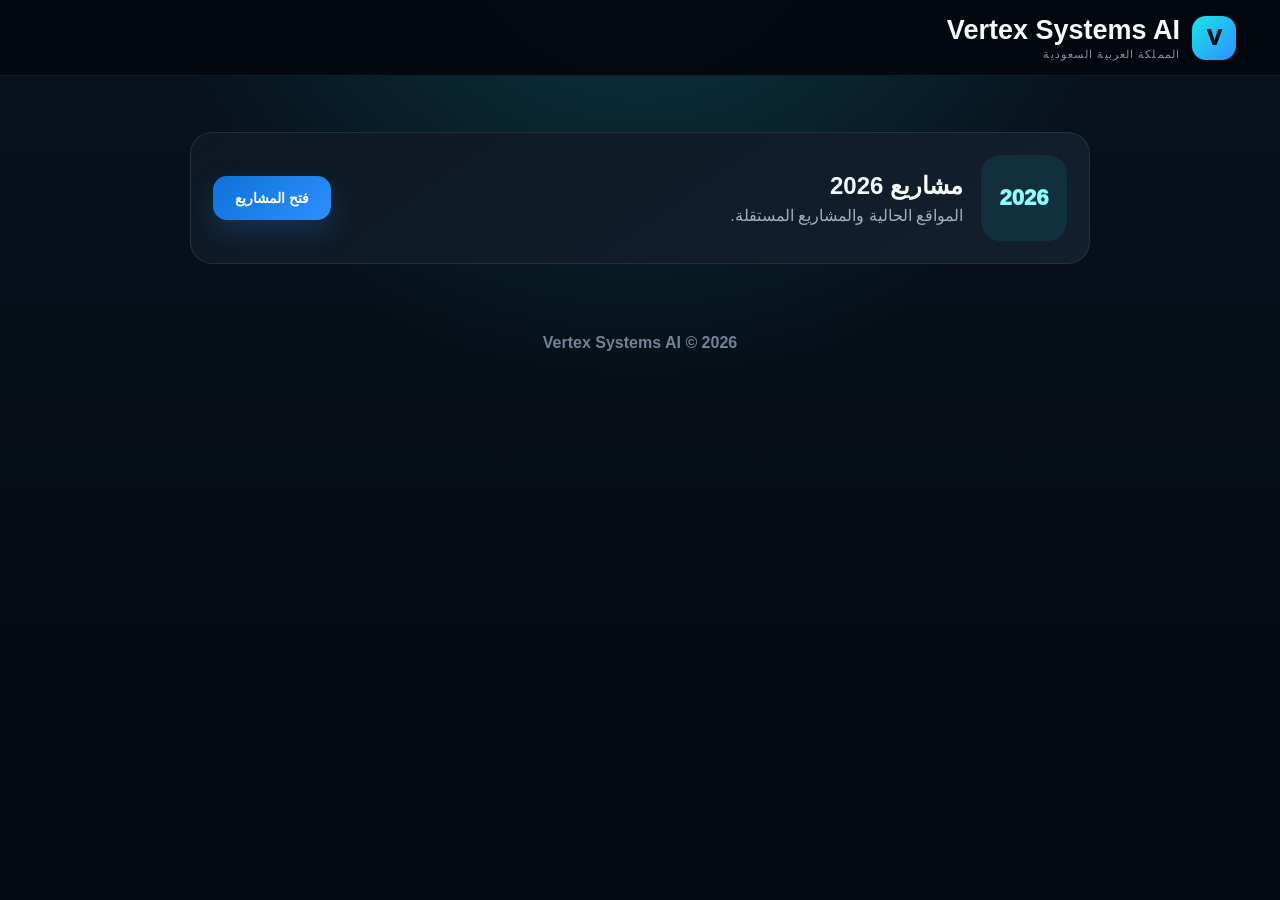
<file: index.html>
<!DOCTYPE html>
<html lang="ar" dir="rtl">
<head>
  <meta charset="UTF-8">
  <meta http-equiv="Content-Security-Policy" content="default-src 'self'; style-src 'self'; script-src 'self'; img-src 'self' data:; connect-src 'self'; object-src 'none'; base-uri 'self'; form-action 'self'; upgrade-insecure-requests">
  <meta name="referrer" content="no-referrer">
  <meta name="viewport" content="width=device-width, initial-scale=1.0">
  <meta name="theme-color" content="#0fdde2">
  <meta name="description" content="مواقع ومشاريع Vertex Systems AI">
  <title>مواقع Vertex Systems AI</title>
  <link rel="stylesheet" href="./styles.css?v=20260919-1">
  <script src="./security.js?v=20260919-1" defer></script>
</head>
<body>
  <header class="topbar">
    <div class="brand">
      <span class="brand-mark">V</span>
      <div>
        <strong>Vertex Systems AI</strong>
        <small>المملكة العربية السعودية</small>
      </div>
    </div>
  </header>

  <main class="page">
    <section class="year-card">
      <div class="year-number">2026</div>
      <div>
        <h2>مشاريع 2026</h2>
        <p>المواقع الحالية والمشاريع المستقلة.</p>
      </div>
      <a class="small-btn" href="2/2.html">فتح المشاريع</a>
    </section>
  </main>

  <footer>Vertex Systems AI © 2026</footer>
</body>
</html>
</file>
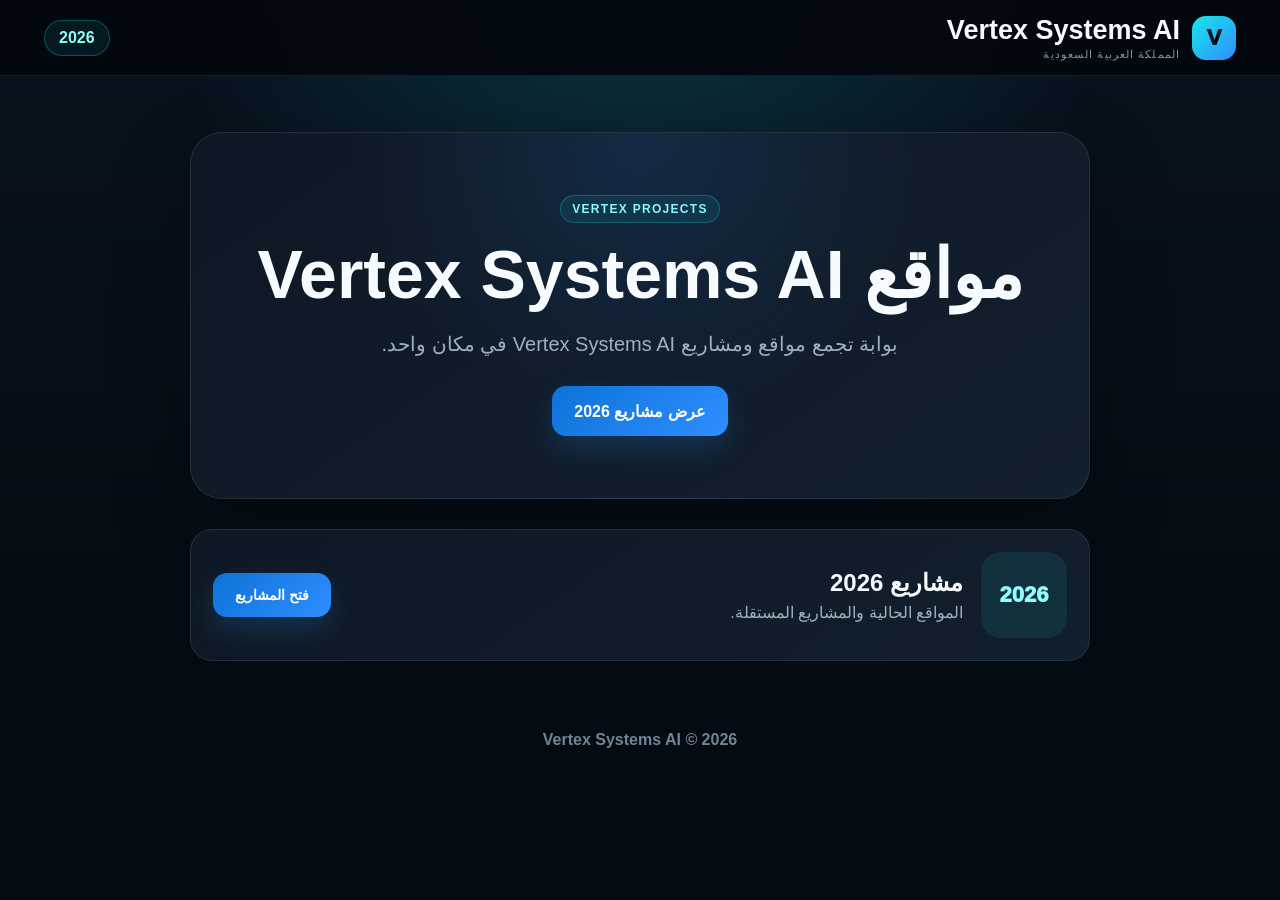
<file: 2/1.html>
<!DOCTYPE html>
<html lang="ar" dir="rtl">
<head>
  <meta charset="UTF-8">
  <meta http-equiv="Content-Security-Policy" content="default-src 'self'; style-src 'self'; script-src 'self'; img-src 'self' data:; connect-src 'self'; object-src 'none'; base-uri 'self'; form-action 'self'; upgrade-insecure-requests">
  <meta name="referrer" content="no-referrer">
  <meta name="viewport" content="width=device-width, initial-scale=1.0">
  <meta name="theme-color" content="#0fdde2">
  <meta name="description" content="مواقع ومشاريع Vertex Systems AI">
  <title>مواقع Vertex Systems AI</title>
  <link rel="stylesheet" href="1.css">
  <link rel="stylesheet" href="2.css">
  <script src="security.js" defer></script>
</head>
<body>
  <header class="topbar">
    <div class="brand">
      <span class="brand-mark">V</span>
      <div>
        <strong>Vertex Systems AI</strong>
        <small>المملكة العربية السعودية</small>
      </div>
    </div>
    <span class="year-badge">2026</span>
  </header>

  <main class="page">
    <section class="hero">
      <span class="eyebrow">VERTEX PROJECTS</span>
      <h1>مواقع Vertex Systems AI</h1>
      <p>بوابة تجمع مواقع ومشاريع Vertex Systems AI في مكان واحد.</p>
      <a class="primary-btn" href="2.html">عرض مشاريع 2026</a>
    </section>

    <section class="year-card">
      <div class="year-number">2026</div>
      <div>
        <h2>مشاريع 2026</h2>
        <p>المواقع الحالية والمشاريع المستقلة.</p>
      </div>
      <a class="small-btn" href="2.html">فتح المشاريع</a>
    </section>
  </main>

  <footer>Vertex Systems AI © 2026</footer>
</body>
</html>
</file>
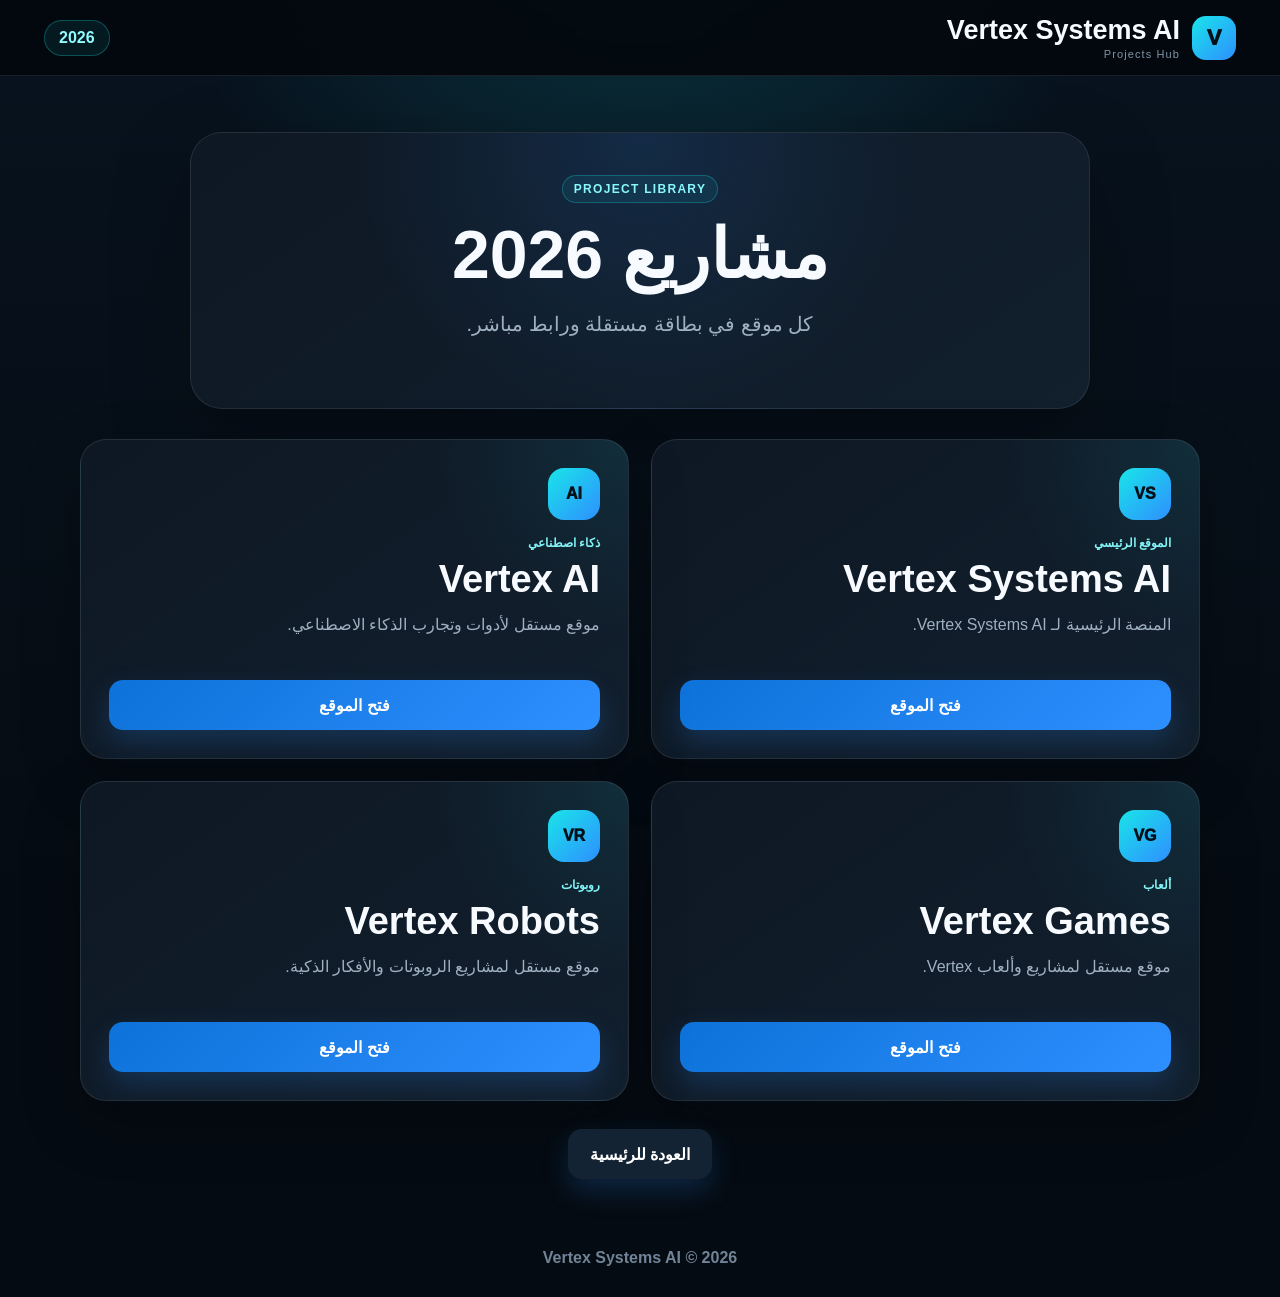
<file: 2/2.html>
<!DOCTYPE html>
<html lang="ar" dir="rtl">
<head>
  <meta charset="UTF-8">
  <meta http-equiv="Content-Security-Policy" content="default-src 'self'; style-src 'self'; script-src 'self'; img-src 'self' data:; connect-src 'self'; object-src 'none'; base-uri 'self'; form-action 'self'; upgrade-insecure-requests">
  <meta name="referrer" content="no-referrer">
  <meta name="viewport" content="width=device-width, initial-scale=1.0">
  <meta name="theme-color" content="#0fdde2">
  <meta name="description" content="مشاريع Vertex Systems AI لعام 2026">
  <title>مشاريع 2026 | Vertex Systems AI</title>
  <link rel="stylesheet" href="1.css">
  <script src="security.js" defer></script>
</head>
<body>
  <header class="topbar">
    <a class="brand brand-link" href="../index.html">
      <span class="brand-mark">V</span>
      <div>
        <strong>Vertex Systems AI</strong>
        <small>Projects Hub</small>
      </div>
    </a>
    <span class="year-badge">2026</span>
  </header>

  <main class="page">
    <section class="hero compact">
      <span class="eyebrow">PROJECT LIBRARY</span>
      <h1>مشاريع 2026</h1>
      <p>كل موقع في بطاقة مستقلة ورابط مباشر.</p>
    </section>

    <section class="projects-grid" aria-label="مشاريع 2026">
      <article class="project-card">
        <div class="project-icon">VS</div>
        <span class="project-type">الموقع الرئيسي</span>
        <h2>Vertex Systems AI</h2>
        <p>المنصة الرئيسية لـ Vertex Systems AI.</p>
        <a class="project-link" href="https://murad10867.github.io/www.vertex-systems-ai.sa/">فتح الموقع</a>
      </article>

      <article class="project-card">
        <div class="project-icon">AI</div>
        <span class="project-type">ذكاء اصطناعي</span>
        <h2>Vertex AI</h2>
        <p>موقع مستقل لأدوات وتجارب الذكاء الاصطناعي.</p>
        <a class="project-link" href="https://murad10867.github.io/vertex-ai-app/">فتح الموقع</a>
      </article>

      <article class="project-card">
        <div class="project-icon">VG</div>
        <span class="project-type">ألعاب</span>
        <h2>Vertex Games</h2>
        <p>موقع مستقل لمشاريع وألعاب Vertex.</p>
        <a class="project-link" href="https://murad10867.github.io/vertex-games/">فتح الموقع</a>
      </article>

      <article class="project-card">
        <div class="project-icon">VR</div>
        <span class="project-type">روبوتات</span>
        <h2>Vertex Robots</h2>
        <p>موقع مستقل لمشاريع الروبوتات والأفكار الذكية.</p>
        <a class="project-link" href="https://murad10867.github.io/vertex-robots/">فتح الموقع</a>
      </article>
    </section>

    <div class="back-wrap">
      <a class="back-btn" href="../index.html">العودة للرئيسية</a>
    </div>
  </main>

  <footer>Vertex Systems AI © 2026</footer>
</body>
</html>
</file>
<file: styles.css>
:root{
  --bg:#07111b;
  --panel:#0e1824;
  --panel2:#121f2d;
  --cyan:#19e5e9;
  --blue:#2e8fff;
  --text:#f7fbff;
  --muted:#9fb0c1;
  --border:rgba(255,255,255,.09);
}
*{box-sizing:border-box}
html{scroll-behavior:smooth}
body{
  margin:0;
  min-height:100vh;
  font-family:Arial,Tahoma,sans-serif;
  color:var(--text);
  background:
    radial-gradient(circle at 50% -10%,rgba(25,229,233,.18),transparent 30rem),
    linear-gradient(180deg,#08131f,#050b12 70%);
}
.topbar{
  min-height:76px;
  padding:12px clamp(16px,4vw,44px);
  display:flex;
  align-items:center;
  justify-content:space-between;
  gap:18px;
  position:sticky;
  top:0;
  z-index:20;
  background:rgba(4,8,13,.93);
  backdrop-filter:blur(14px);
  border-bottom:1px solid var(--border);
}
.brand{
  display:flex;
  align-items:center;
  gap:12px;
}
.brand-link{color:inherit;text-decoration:none}
.brand-mark{
  width:44px;
  height:44px;
  display:grid;
  place-items:center;
  border-radius:14px;
  background:linear-gradient(135deg,var(--cyan),var(--blue));
  color:#041018;
  font-weight:1000;
  font-size:22px;
}
.brand strong{display:block;font-size:clamp(18px,2.5vw,27px)}
.brand small{display:block;margin-top:2px;color:#7f94a7;font-size:11px;letter-spacing:1.1px}
.year-badge{
  padding:8px 14px;
  border-radius:999px;
  border:1px solid rgba(25,229,233,.28);
  background:rgba(25,229,233,.08);
  color:#8ffcff;
  font-weight:900;
}
.page{
  width:min(1120px,calc(100% - 28px));
  margin:0 auto;
  padding:56px 0 70px;
}
.hero{
  max-width:900px;
  margin:0 auto 30px;
  padding:clamp(34px,6vw,62px);
  text-align:center;
  border:1px solid var(--border);
  border-radius:32px;
  background:
    radial-gradient(circle at 50% 0%,rgba(46,143,255,.14),transparent 18rem),
    linear-gradient(145deg,var(--panel),var(--panel2));
  box-shadow:0 28px 80px rgba(0,0,0,.28);
}
.hero.compact{padding-block:42px}
.eyebrow{
  display:inline-block;
  margin-bottom:12px;
  padding:6px 11px;
  border-radius:999px;
  border:1px solid rgba(25,229,233,.27);
  background:rgba(25,229,233,.08);
  color:#89f7fb;
  font-size:12px;
  font-weight:900;
  letter-spacing:1.3px;
}
.hero h1{
  margin:0 0 12px;
  font-size:clamp(38px,7vw,68px);
}
.hero p{
  max-width:700px;
  margin:0 auto 24px;
  color:var(--muted);
  font-size:clamp(16px,2vw,20px);
  line-height:1.8;
}
.primary-btn,.small-btn,.project-link,.back-btn{
  min-height:50px;
  padding:0 22px;
  display:inline-flex;
  align-items:center;
  justify-content:center;
  border-radius:14px;
  text-decoration:none;
  color:#fff;
  font-weight:900;
  background:linear-gradient(135deg,#0d72d9,var(--blue));
  box-shadow:0 12px 28px rgba(46,143,255,.20);
  transition:.2s;
}
.primary-btn:hover,.small-btn:hover,.project-link:hover,.back-btn:hover{
  transform:translateY(-2px);
  filter:brightness(1.08);
}
.year-card{
  max-width:900px;
  margin:0 auto;
  padding:22px;
  display:grid;
  grid-template-columns:auto 1fr auto;
  align-items:center;
  gap:18px;
  border:1px solid var(--border);
  border-radius:22px;
  background:linear-gradient(145deg,var(--panel),var(--panel2));
}
.year-number{
  width:86px;
  height:86px;
  display:grid;
  place-items:center;
  border-radius:20px;
  background:rgba(25,229,233,.09);
  color:#8ffcff;
  font-size:22px;
  font-weight:1000;
}
.year-card h2{margin:0 0 6px}
.year-card p{margin:0;color:var(--muted)}
.small-btn{min-height:44px;font-size:14px}
.projects-grid{
  display:grid;
  grid-template-columns:repeat(2,minmax(0,1fr));
  gap:22px;
}
.project-card{
  min-height:320px;
  padding:28px;
  display:flex;
  flex-direction:column;
  align-items:flex-start;
  border:1px solid var(--border);
  border-radius:26px;
  background:
    radial-gradient(circle at 100% 0%,rgba(25,229,233,.09),transparent 12rem),
    linear-gradient(145deg,var(--panel),var(--panel2));
  box-shadow:0 22px 60px rgba(0,0,0,.22);
}
.project-icon{
  width:52px;
  height:52px;
  display:grid;
  place-items:center;
  margin-bottom:16px;
  border-radius:16px;
  background:linear-gradient(135deg,var(--cyan),var(--blue));
  color:#041018;
  font-weight:1000;
}
.project-type{
  color:#82f4f8;
  font-size:12px;
  font-weight:900;
}
.project-card h2{
  margin:8px 0 10px;
  font-size:clamp(26px,3vw,38px);
}
.project-card p{
  margin:0 0 24px;
  color:var(--muted);
  line-height:1.8;
}
.project-link{
  width:100%;
  margin-top:auto;
}
.back-wrap{margin-top:28px;text-align:center}
.back-btn{background:#132333}
footer{
  padding:0 16px 30px;
  text-align:center;
  color:#718497;
  font-weight:700;
}
@media(max-width:700px){
  .page{width:min(100% - 18px,1120px);padding-top:34px}
  .projects-grid{grid-template-columns:1fr}
  .year-card{grid-template-columns:auto 1fr}
  .year-card .small-btn{grid-column:1/-1;width:100%}
}
</file>
<file: 2/1.css>
:root{
  --bg:#07111b;
  --panel:#0e1824;
  --panel2:#121f2d;
  --cyan:#19e5e9;
  --blue:#2e8fff;
  --text:#f7fbff;
  --muted:#9fb0c1;
  --border:rgba(255,255,255,.09);
}
*{box-sizing:border-box}
html{scroll-behavior:smooth}
body{
  margin:0;
  min-height:100vh;
  font-family:Arial,Tahoma,sans-serif;
  color:var(--text);
  background:
    radial-gradient(circle at 50% -10%,rgba(25,229,233,.18),transparent 30rem),
    linear-gradient(180deg,#08131f,#050b12 70%);
}
.topbar{
  min-height:76px;
  padding:12px clamp(16px,4vw,44px);
  display:flex;
  align-items:center;
  justify-content:space-between;
  gap:18px;
  position:sticky;
  top:0;
  z-index:20;
  background:rgba(4,8,13,.93);
  backdrop-filter:blur(14px);
  border-bottom:1px solid var(--border);
}
.brand{
  display:flex;
  align-items:center;
  gap:12px;
}
.brand-link{color:inherit;text-decoration:none}
.brand-mark{
  width:44px;
  height:44px;
  display:grid;
  place-items:center;
  border-radius:14px;
  background:linear-gradient(135deg,var(--cyan),var(--blue));
  color:#041018;
  font-weight:1000;
  font-size:22px;
}
.brand strong{display:block;font-size:clamp(18px,2.5vw,27px)}
.brand small{display:block;margin-top:2px;color:#7f94a7;font-size:11px;letter-spacing:1.1px}
.year-badge{
  padding:8px 14px;
  border-radius:999px;
  border:1px solid rgba(25,229,233,.28);
  background:rgba(25,229,233,.08);
  color:#8ffcff;
  font-weight:900;
}
.page{
  width:min(1120px,calc(100% - 28px));
  margin:0 auto;
  padding:56px 0 70px;
}
.hero{
  max-width:900px;
  margin:0 auto 30px;
  padding:clamp(34px,6vw,62px);
  text-align:center;
  border:1px solid var(--border);
  border-radius:32px;
  background:
    radial-gradient(circle at 50% 0%,rgba(46,143,255,.14),transparent 18rem),
    linear-gradient(145deg,var(--panel),var(--panel2));
  box-shadow:0 28px 80px rgba(0,0,0,.28);
}
.hero.compact{padding-block:42px}
.eyebrow{
  display:inline-block;
  margin-bottom:12px;
  padding:6px 11px;
  border-radius:999px;
  border:1px solid rgba(25,229,233,.27);
  background:rgba(25,229,233,.08);
  color:#89f7fb;
  font-size:12px;
  font-weight:900;
  letter-spacing:1.3px;
}
.hero h1{
  margin:0 0 12px;
  font-size:clamp(38px,7vw,68px);
}
.hero p{
  max-width:700px;
  margin:0 auto 24px;
  color:var(--muted);
  font-size:clamp(16px,2vw,20px);
  line-height:1.8;
}
.primary-btn,.small-btn,.project-link,.back-btn{
  min-height:50px;
  padding:0 22px;
  display:inline-flex;
  align-items:center;
  justify-content:center;
  border-radius:14px;
  text-decoration:none;
  color:#fff;
  font-weight:900;
  background:linear-gradient(135deg,#0d72d9,var(--blue));
  box-shadow:0 12px 28px rgba(46,143,255,.20);
  transition:.2s;
}
.primary-btn:hover,.small-btn:hover,.project-link:hover,.back-btn:hover{
  transform:translateY(-2px);
  filter:brightness(1.08);
}
.year-card{
  max-width:900px;
  margin:0 auto;
  padding:22px;
  display:grid;
  grid-template-columns:auto 1fr auto;
  align-items:center;
  gap:18px;
  border:1px solid var(--border);
  border-radius:22px;
  background:linear-gradient(145deg,var(--panel),var(--panel2));
}
.year-number{
  width:86px;
  height:86px;
  display:grid;
  place-items:center;
  border-radius:20px;
  background:rgba(25,229,233,.09);
  color:#8ffcff;
  font-size:22px;
  font-weight:1000;
}
.year-card h2{margin:0 0 6px}
.year-card p{margin:0;color:var(--muted)}
.small-btn{min-height:44px;font-size:14px}
.projects-grid{
  display:grid;
  grid-template-columns:repeat(2,minmax(0,1fr));
  gap:22px;
}
.project-card{
  min-height:320px;
  padding:28px;
  display:flex;
  flex-direction:column;
  align-items:flex-start;
  border:1px solid var(--border);
  border-radius:26px;
  background:
    radial-gradient(circle at 100% 0%,rgba(25,229,233,.09),transparent 12rem),
    linear-gradient(145deg,var(--panel),var(--panel2));
  box-shadow:0 22px 60px rgba(0,0,0,.22);
}
.project-icon{
  width:52px;
  height:52px;
  display:grid;
  place-items:center;
  margin-bottom:16px;
  border-radius:16px;
  background:linear-gradient(135deg,var(--cyan),var(--blue));
  color:#041018;
  font-weight:1000;
}
.project-type{
  color:#82f4f8;
  font-size:12px;
  font-weight:900;
}
.project-card h2{
  margin:8px 0 10px;
  font-size:clamp(26px,3vw,38px);
}
.project-card p{
  margin:0 0 24px;
  color:var(--muted);
  line-height:1.8;
}
.project-link{
  width:100%;
  margin-top:auto;
}
.back-wrap{margin-top:28px;text-align:center}
.back-btn{background:#132333}
footer{
  padding:0 16px 30px;
  text-align:center;
  color:#718497;
  font-weight:700;
}
@media(max-width:700px){
  .page{width:min(100% - 18px,1120px);padding-top:34px}
  .projects-grid{grid-template-columns:1fr}
  .year-card{grid-template-columns:auto 1fr}
  .year-card .small-btn{grid-column:1/-1;width:100%}
}
</file>
<file: 2/2.css>
@import url("./1.css");
</file>
